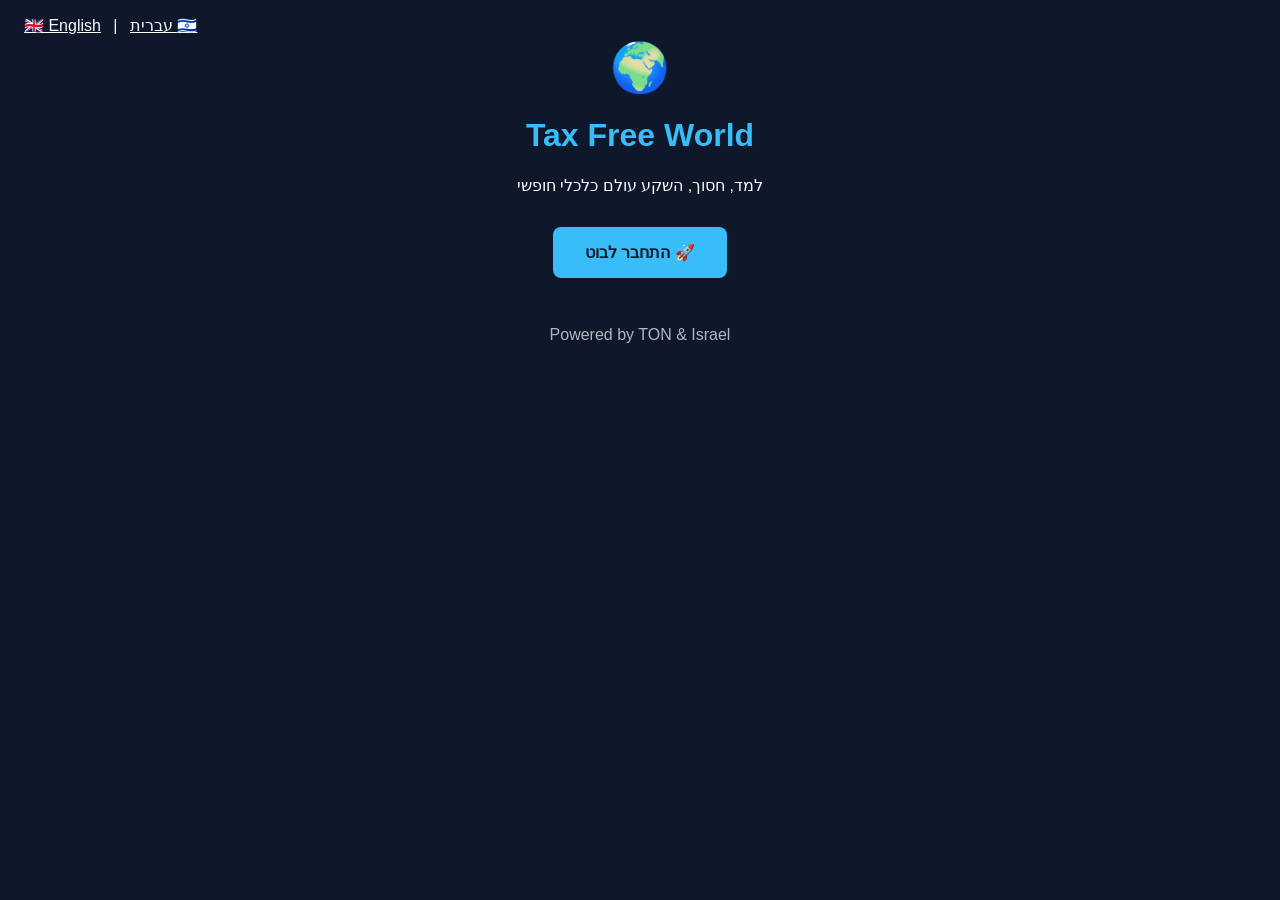
<file: public/index.html>
﻿<!DOCTYPE html>
<html lang="he" dir="rtl">
<head>
    <meta charset="UTF-8">
    <meta name="viewport" content="width=device-width, initial-scale=1.0">
    <title>Tax Free World</title>
    <style>
        body { font-family: Arial, sans-serif; background: #0f172a; color: #f8fafc; text-align: center; padding: 2rem; }
        .logo { font-size: 3rem; margin-bottom: 1rem; }
        h1 { color: #38bdf8; }
        .btn { display: inline-block; padding: 1rem 2rem; background: #38bdf8; color: #0f172a; border-radius: 8px; text-decoration: none; font-weight: bold; margin: 1rem; }
        .btn:hover { background: #7dd3fc; }
        .lang-switch { position: absolute; top: 1rem; left: 1rem; }
        .lang-switch a { color: #f8fafc; margin: 0 0.5rem; }
    </style>
</head>
<body>
    <div class="lang-switch">
        <a href="#" onclick="switchLang('he')">🇮🇱 עברית</a> | 
        <a href="#" onclick="switchLang('en')">🇬🇧 English</a>
    </div>
    <div class="logo">🌍</div>
    <h1 id="title">Tax Free World</h1>
    <p id="subtitle">למד, חסוך, השקע  עולם כלכלי חופשי</p>
    <a class="btn" href="https://t.me/Tax_Free_world_bot" target="_blank" id="cta">🚀 התחבר לבוט</a>
    <p style="margin-top: 2rem; opacity: 0.7;">Powered by TON & Israel</p>

    <script>
        const texts = {
            he: { title: 'Tax Free World', subtitle: 'למד, חסוך, השקע  עולם כלכלי חופשי', cta: '🚀 התחבר לבוט' },
            en: { title: 'Tax Free World', subtitle: 'Learn, Save, Invest  A Free Financial World', cta: '🚀 Join the Bot' }
        };
        function switchLang(lang) {
            document.getElementById('title').textContent = texts[lang].title;
            document.getElementById('subtitle').textContent = texts[lang].subtitle;
            document.getElementById('cta').textContent = texts[lang].cta;
            document.documentElement.lang = lang;
            document.documentElement.dir = lang === 'he' ? 'rtl' : 'ltr';
        }
        // ברירת מחדל  עברית
        switchLang('he');
    </script>
</body>
</html>
</file>
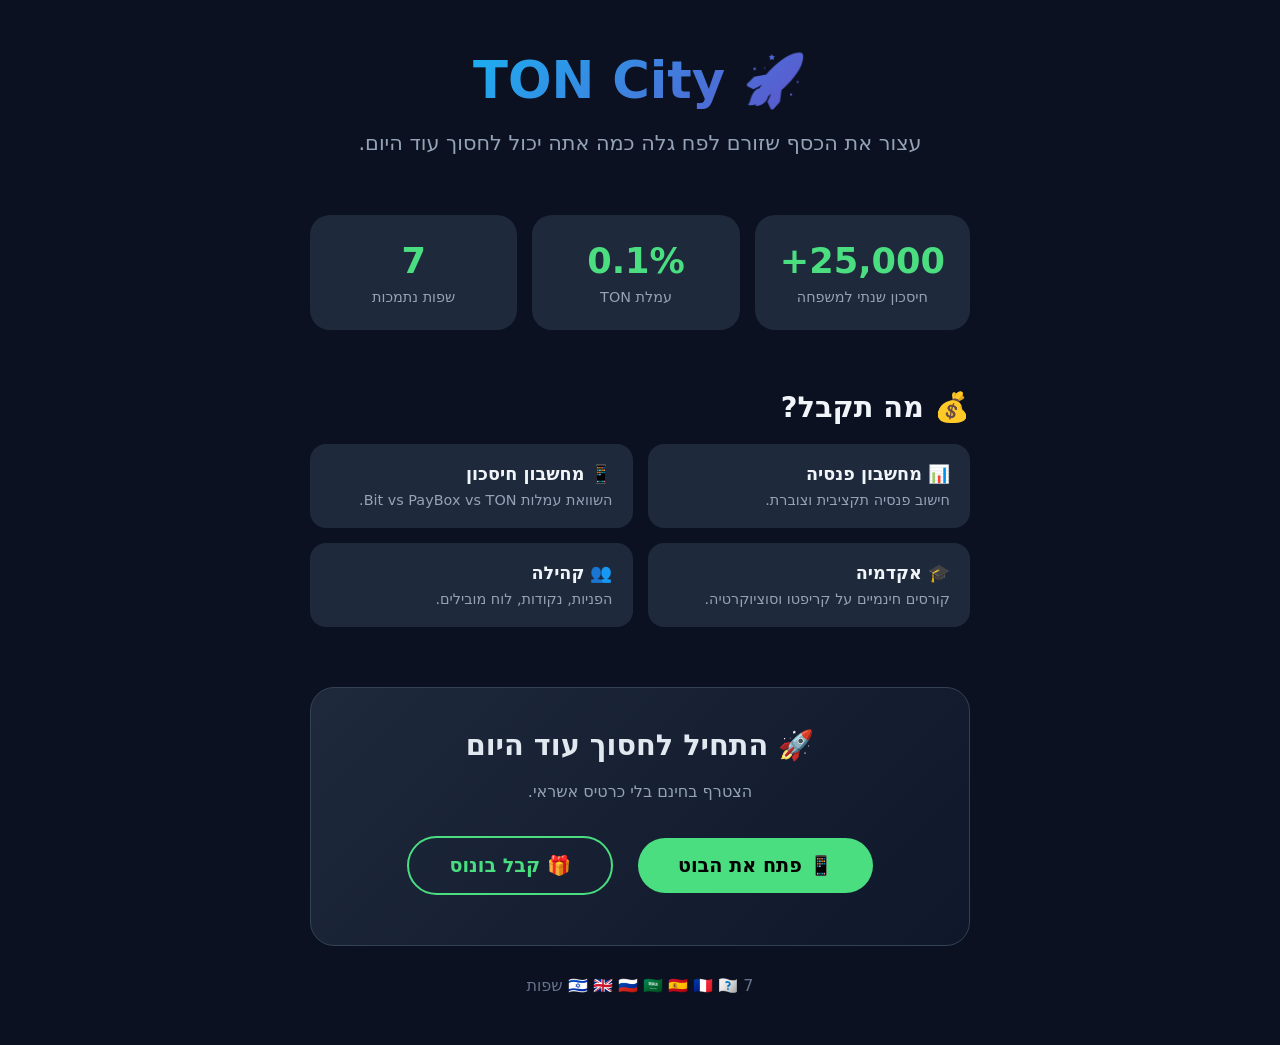
<file: public/landing/index.html>
<!DOCTYPE html>
<html lang="he" dir="rtl">
<head>
<meta charset="UTF-8">
<meta name="viewport" content="width=device-width, initial-scale=1.0">
<title>TON City  המהפכה הכלכלית שלך</title>
<style>
  * { margin:0; padding:0; box-sizing:border-box; }
  body { font-family: system-ui, sans-serif; background: #0b1120; color: #e2e8f0; }
  .container { max-width: 700px; margin: 0 auto; padding: 50px 20px; }
  .hero { text-align: center; margin-bottom: 60px; }
  .hero h1 { font-size: 3.2rem; font-weight: 800; background: linear-gradient(135deg, #00d4ff, #7b2fbe); -webkit-background-clip: text; -webkit-text-fill-color: transparent; }
  .hero p { font-size: 1.3rem; color: #94a3b8; margin-top: 20px; }
  .stat-grid { display: grid; grid-template-columns: repeat(3, 1fr); gap: 15px; margin-bottom: 60px; }
  .stat { background: #1e293b; border-radius: 20px; padding: 25px; text-align: center; }
  .stat .num { font-size: 2.2rem; font-weight: 700; color: #4ade80; }
  .stat .label { font-size: 0.9rem; color: #94a3b8; margin-top: 8px; }
  .section { margin-bottom: 60px; }
  .section h2 { font-size: 1.8rem; margin-bottom: 20px; color: #f1f5f9; }
  .feature-list { display: grid; grid-template-columns: 1fr 1fr; gap: 15px; }
  .feature { background: #1e293b; border-radius: 16px; padding: 20px; }
  .feature h3 { font-size: 1.1rem; color: #f1f5f9; margin-bottom: 8px; }
  .feature p { font-size: 0.9rem; color: #94a3b8; }
  .cta-box { background: linear-gradient(135deg, #1e293b, #0f172a); border-radius: 24px; padding: 40px 30px; text-align: center; border: 1px solid #334155; }
  .cta-box h2 { font-size: 1.8rem; margin-bottom: 20px; }
  .btn { display: inline-block; background: #4ade80; color: #000; padding: 16px 40px; border-radius: 60px; font-size: 1.2rem; font-weight: 700; text-decoration: none; margin: 10px; transition: all 0.2s; }
  .btn:hover { background: #22c55e; transform: translateY(-2px); box-shadow: 0 10px 25px rgba(74,222,128,0.3); }
  .btn-outline { background: transparent; border: 2px solid #4ade80; color: #4ade80; }
  .btn-outline:hover { background: #4ade80; color: #000; }
  @media (max-width: 600px) { .feature-list, .stat-grid { grid-template-columns: 1fr; } .hero h1 { font-size: 2.2rem; } }
</style>
</head>
<body>
<div class="container">
  <div class="hero">
    <h1>🚀 TON City</h1>
    <p>עצור את הכסף שזורם לפח  גלה כמה אתה יכול לחסוך עוד היום.</p>
  </div>
  <div class="stat-grid">
    <div class="stat"><div class="num">25,000+</div><div class="label">חיסכון שנתי למשפחה</div></div>
    <div class="stat"><div class="num">0.1%</div><div class="label">עמלת TON</div></div>
    <div class="stat"><div class="num">7</div><div class="label">שפות נתמכות</div></div>
  </div>
  <div class="section">
    <h2>💰 מה תקבל?</h2>
    <div class="feature-list">
      <div class="feature"><h3>📊 מחשבון פנסיה</h3><p>חישוב פנסיה תקציבית וצוברת.</p></div>
      <div class="feature"><h3>📱 מחשבון חיסכון</h3><p>השוואת עמלות Bit vs PayBox vs TON.</p></div>
      <div class="feature"><h3>🎓 אקדמיה</h3><p>קורסים חינמיים על קריפטו וסוציוקרטיה.</p></div>
      <div class="feature"><h3>👥 קהילה</h3><p>הפניות, נקודות, לוח מובילים.</p></div>
    </div>
  </div>
  <div class="cta-box">
    <h2>🚀 התחיל לחסוך עוד היום</h2>
    <p style="margin-bottom:25px; color:#94a3b8;">הצטרף בחינם  בלי כרטיס אשראי.</p>
    <a href="https://t.me/Tax_Free_world_bot" class="btn">📱 פתח את הבוט</a>
    <a href="https://t.me/Tax_Free_world_bot?start=ref" class="btn btn-outline">🎁 קבל בונוס</a>
  </div>
  <div style="text-align:center; margin-top:30px; color:#64748b;">🇮🇱 🇬🇧 🇷🇺 🇸🇦 🇪🇸 🇫🇷 🇾🇮  7 שפות</div>
</div>
</body>
</html>
</file>
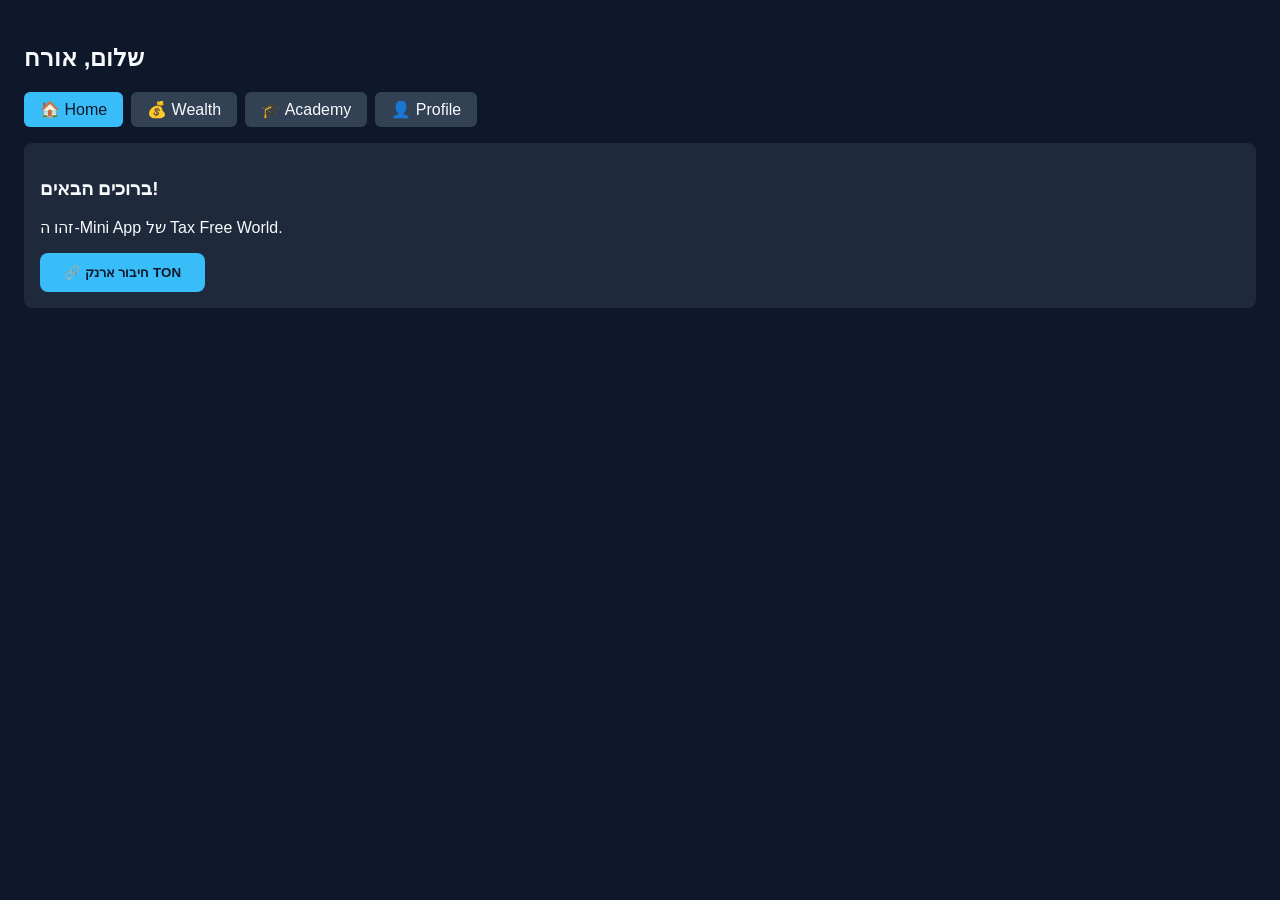
<file: public/mini-app.html>
﻿<!DOCTYPE html>
<html lang="he">
<head>
    <meta charset="UTF-8">
    <meta name="viewport" content="width=device-width, initial-scale=1.0">
    <title>Tax Free World Mini App</title>
    <script src="https://telegram.org/js/telegram-web-app.js"></script>
    <style>
        body { font-family: Arial, sans-serif; background: #0f172a; color: #f8fafc; padding: 1rem; }
        .tabs { display: flex; gap: 0.5rem; margin-bottom: 1rem; }
        .tab { padding: 0.5rem 1rem; background: #334155; border-radius: 6px; cursor: pointer; }
        .tab.active { background: #38bdf8; color: #0f172a; }
        .card { background: #1e293b; padding: 1rem; border-radius: 8px; margin-bottom: 1rem; }
        .btn { display: inline-block; padding: 0.75rem 1.5rem; background: #38bdf8; color: #0f172a; border-radius: 8px; text-decoration: none; font-weight: bold; border: none; cursor: pointer; }
    </style>
</head>
<body>
    <h2 id="user-greeting">שלום, אורח</h2>
    <div class="tabs">
        <div class="tab active" onclick="showTab('home')">🏠 Home</div>
        <div class="tab" onclick="showTab('wealth')">💰 Wealth</div>
        <div class="tab" onclick="showTab('academy')">🎓 Academy</div>
        <div class="tab" onclick="showTab('profile')">👤 Profile</div>
    </div>
    <div id="content">
        <div class="card">
            <h3>ברוכים הבאים!</h3>
            <p>זהו ה-Mini App של Tax Free World.</p>
            <button class="btn" onclick="connectTON()">🔗 חיבור ארנק TON</button>
        </div>
    </div>
    <script>
        const tg = window.Telegram.WebApp;
        tg.ready();
        const user = tg.initDataUnsafe?.user;
        if (user) {
            document.getElementById('user-greeting').textContent = `שלום, ${user.first_name || 'אורח'}`;
        }

        function connectTON() {
            tg.showAlert('TON Connect יהיה זמין בקרוב!');
        }

        function showTab(tab) {
            document.querySelectorAll('.tab').forEach(t => t.classList.remove('active'));
            event.target.classList.add('active');
            const content = document.getElementById('content');
            switch(tab) {
                case 'home':
                    content.innerHTML = '<div class="card"><h3>ברוכים הבאים!</h3><p>זהו ה-Mini App של Tax Free World.</p><button class="btn" onclick="connectTON()">🔗 חיבור ארנק TON</button></div>';
                    break;
                case 'wealth':
                    content.innerHTML = '<div class="card"><h3>💰 מרכז העושר</h3><p>תקציב, חיסכון, פנסיה.</p></div>';
                    break;
                case 'academy':
                    content.innerHTML = '<div class="card"><h3>🎓 אקדמיה</h3><p>קורסים פיננסיים.</p></div>';
                    break;
                case 'profile':
                    content.innerHTML = '<div class="card"><h3>👤 פרופיל</h3><p>הנתונים שלך.</p></div>';
                    break;
            }
        }
    </script>
</body>
</html>
</file>
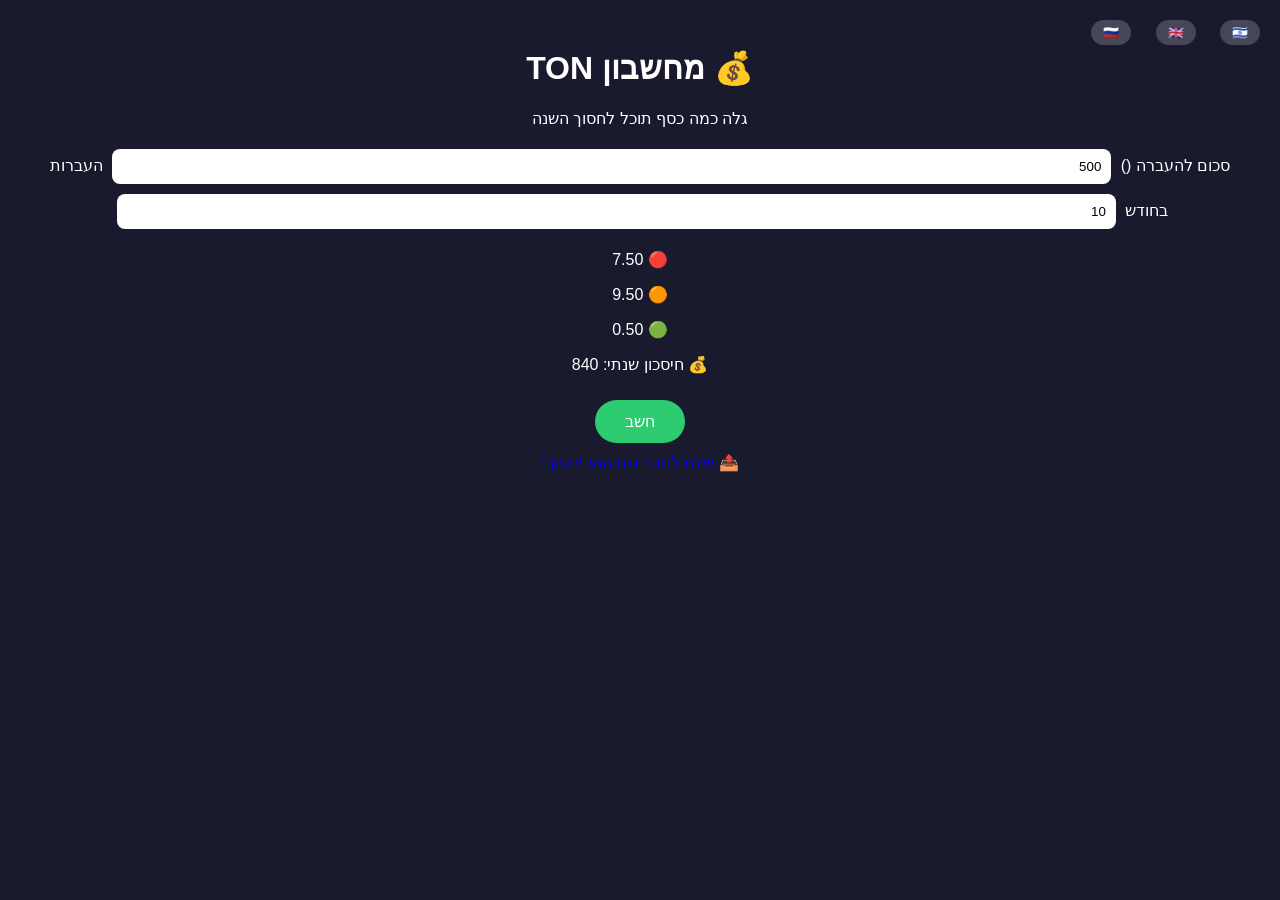
<file: public/landing/miniapp.html>
<!DOCTYPE html>
<html lang="he" dir="rtl">
<head>
    <meta charset="UTF-8">
    <meta name="viewport" content="width=device-width, initial-scale=1.0">
    <title>מחשבון TON</title>
    <style>
        body { font-family: Arial, sans-serif; background:#1a1a2e; color:white; padding:20px; text-align:center; }
        input, select { padding:10px; margin:5px; border-radius:8px; border:none; width:80%; }
        button { background:#2ecc71; color:white; border:none; padding:12px 30px; border-radius:50px; font-size:1em; cursor:pointer; margin:10px; }
        .lang-bar { position:fixed; top:10px; right:10px; }
        .lang-bar button { background:rgba(255,255,255,0.2); font-size:0.8em; padding:5px 12px; }
    </style>
</head>
<body>
    <div class="lang-bar">
        <button onclick="switchLang('he')">🇮🇱</button>
        <button onclick="switchLang('en')">🇬🇧</button>
        <button onclick="switchLang('ru')">🇷🇺</button>
    </div>
    <h1 id="headline">💰 מחשבון TON</h1>
    <p id="subhead">גלה כמה כסף תוכל לחסוך השנה</p>
    <label id="lblAmount">סכום להעברה ()</label>
    <input type="number" id="amount" value="500">
    <label id="lblFreq">העברות בחודש</label>
    <input type="number" id="freq" value="10">
    <div id="results">
        <p>🔴 <span id="bitFee">7.50</span> </p>
        <p>🟠 <span id="boxFee">9.50</span> </p>
        <p>🟢 <span id="tonFee">0.50</span> </p>
        <p id="savingsText">💰 חיסכון שנתי: <span id="savings">840</span> </p>
    </div>
    <button onclick="calculate()">חשב</button>
    <br>
    <a href="https://t.me/share/url?url=https://t.me/Tax_Free_world_bot&text=%D7%97%D7%A1%D7%9B%D7%AA%D7%99%20840%20%D7%A9%22%D7%97%20%D7%91%D7%A2%D7%9E%D7%9C%D7%95%D7%AA%20%D7%A2%D7%9D%20TON!" target="_blank" id="shareBtn">📤 שלח לחבר וגם הוא יחסוך!</a>
    <script>
        const translations = {
            he: { headline:"💰 מחשבון TON", subhead:"גלה כמה כסף תוכל לחסוך השנה", lblAmount:"סכום להעברה ()", lblFreq:"העברות בחודש", bitFee:"7.50", boxFee:"9.50", tonFee:"0.50", savingsText:"💰 חיסכון שנתי: ", shareBtn:"📤 שלח לחבר וגם הוא יחסוך!" },
            en: { headline:"💰 TON Calculator", subhead:"Discover how much you could save per year", lblAmount:"Amount per transfer ()", lblFreq:"Transfers per month", bitFee:"7.50", boxFee:"9.50", tonFee:"0.50", savingsText:"💰 Yearly savings: ", shareBtn:"📤 Share with a friend!" },
            ru: { headline:"💰 Калькулятор TON", subhead:"Узнайте, сколько вы сэкономите в год", lblAmount:"Сумма перевода ()", lblFreq:"Переводов в месяц", bitFee:"7.50", boxFee:"9.50", tonFee:"0.50", savingsText:"💰 Годовая экономия: ", shareBtn:"📤 Поделиться с другом!" }
        };
        let currentLang = 'he';
        function switchLang(lang) {
            currentLang = lang;
            document.documentElement.lang = lang;
            document.documentElement.dir = lang==='he'? 'rtl':'ltr';
            const t = translations[lang];
            document.getElementById('headline').textContent = t.headline;
            document.getElementById('subhead').textContent = t.subhead;
            document.getElementById('lblAmount').textContent = t.lblAmount;
            document.getElementById('lblFreq').textContent = t.lblFreq;
            document.getElementById('bitFee').textContent = t.bitFee;
            document.getElementById('boxFee').textContent = t.boxFee;
            document.getElementById('tonFee').textContent = t.tonFee;
            document.getElementById('savingsText').innerHTML = t.savingsText + '<span id="savings">0</span> ';
            document.getElementById('shareBtn').textContent = t.shareBtn;
            calculate();
        }
        function calculate() {
            const amount = parseFloat(document.getElementById('amount').value) || 0;
            const freq = parseInt(document.getElementById('freq').value) || 0;
            const bitCost = amount * 0.015;
            const boxCost = amount * 0.019;
            const tonCost = amount * 0.001;
            const yearlySaving = (bitCost - tonCost) * freq * 12;
            document.getElementById('bitFee').textContent = bitCost.toFixed(2);
            document.getElementById('boxFee').textContent = boxCost.toFixed(2);
            document.getElementById('tonFee').textContent = tonCost.toFixed(2);
            document.getElementById('savings').textContent = yearlySaving.toFixed(0);
        }
    </script>
</body>
</html>
</file>
